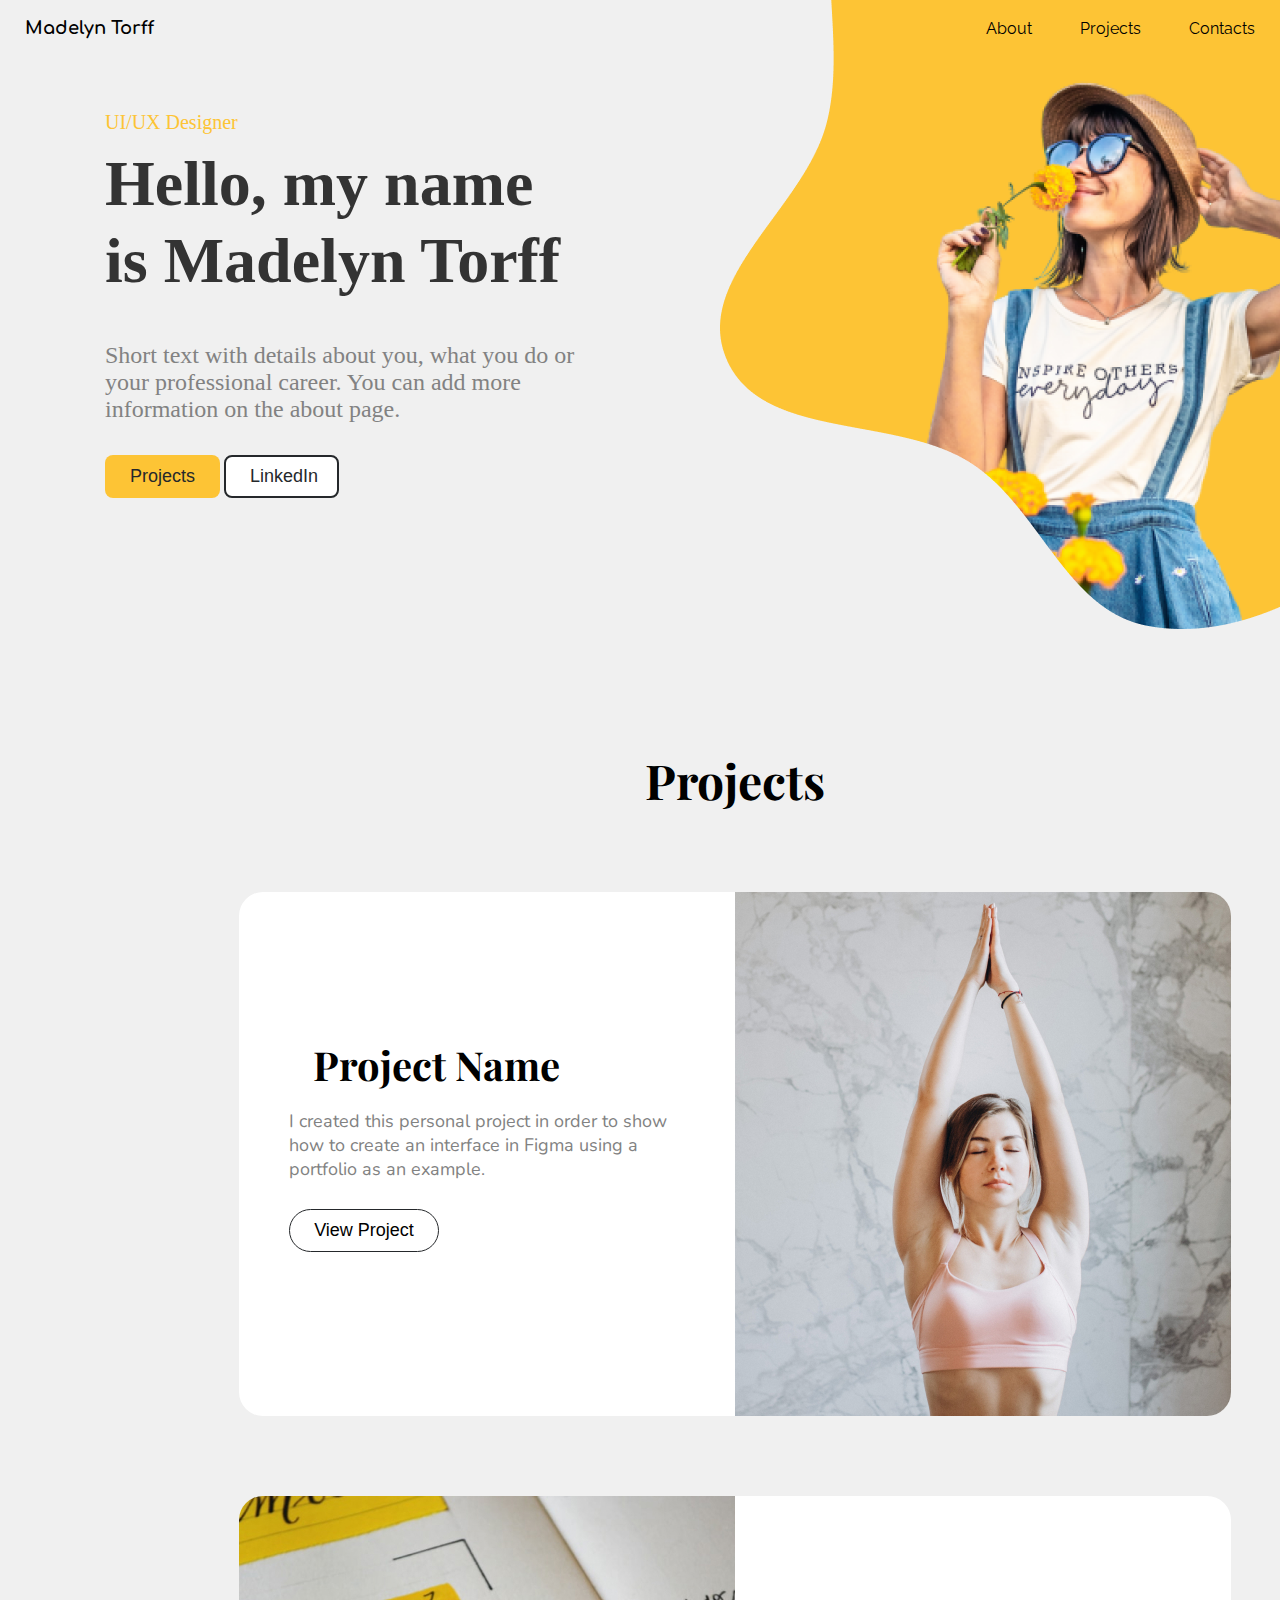
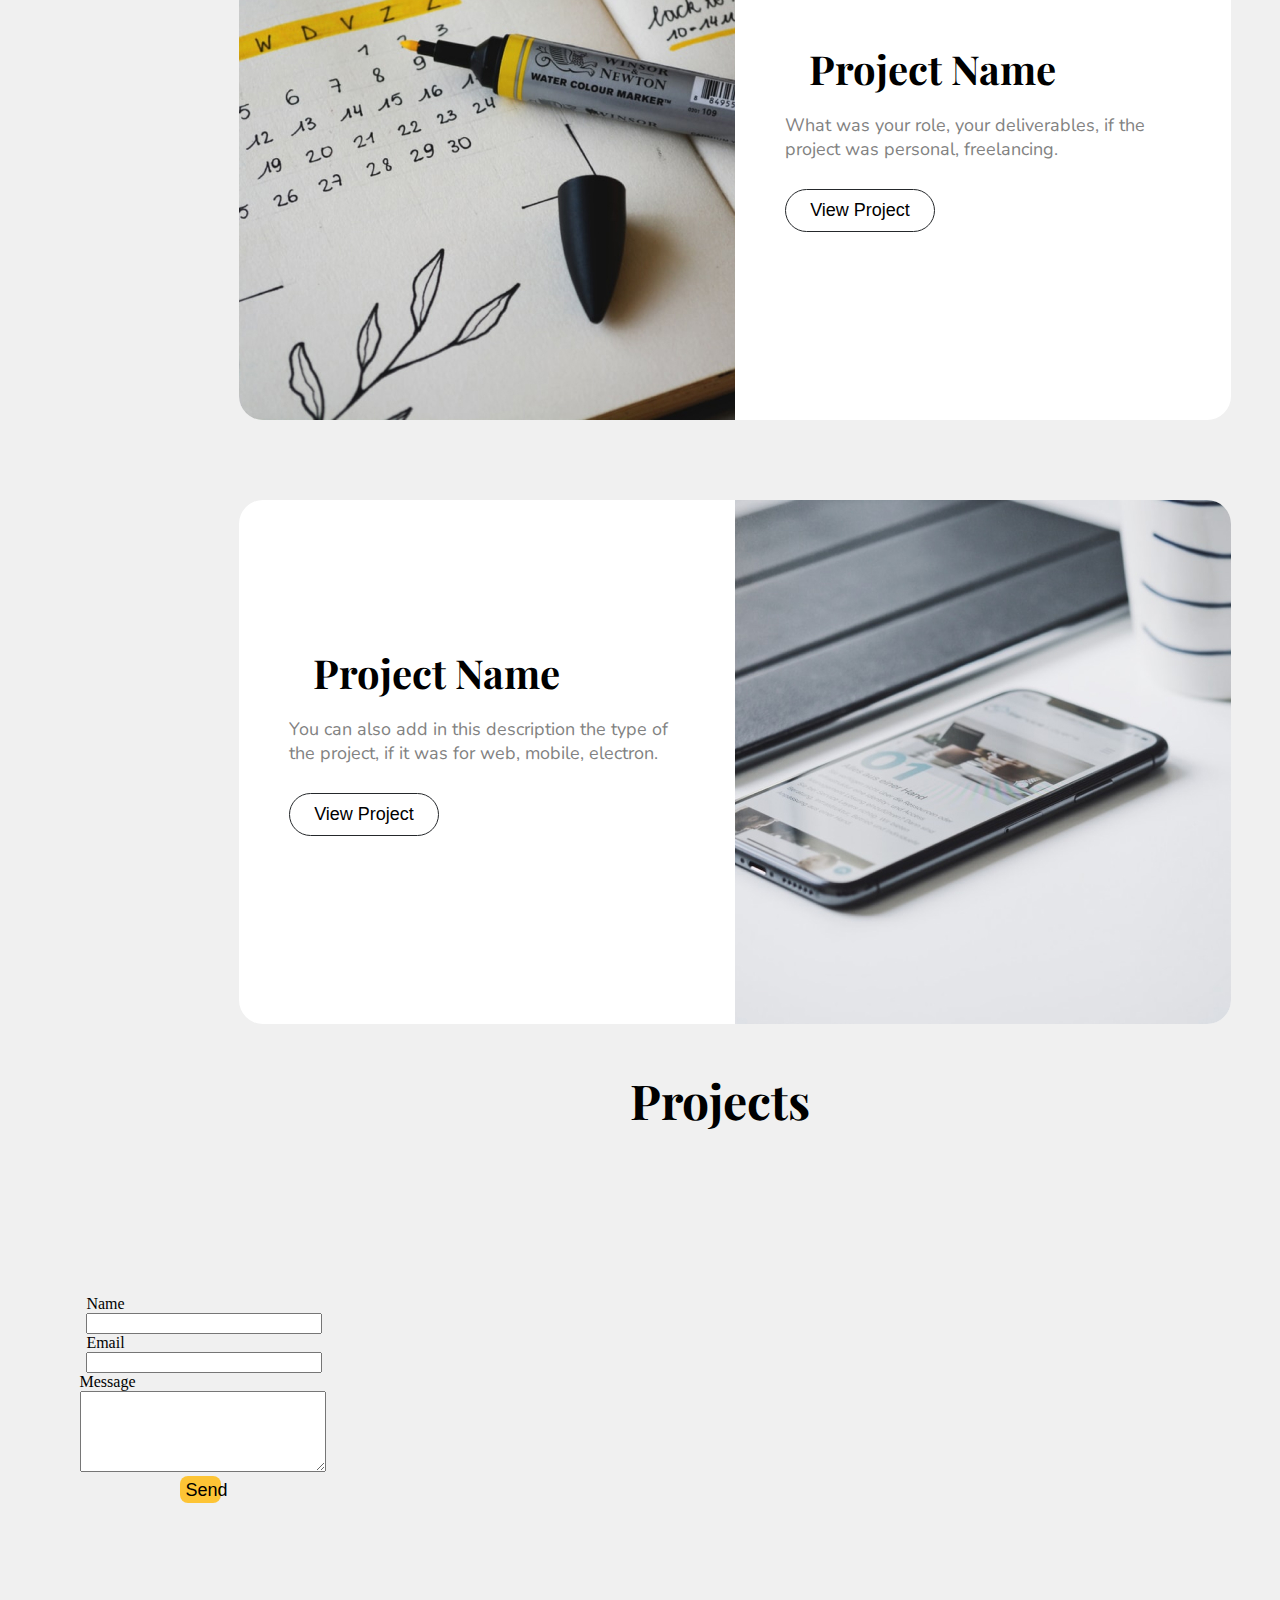
<file: index.html>
<!DOCTYPE html>
<html lang="en">

<head>
	<meta charset="UTF-8">
	<meta name="viewport" content="width=device-width, initial-scale=1.0">
	<title>Document</title>
	<link rel="stylesheet" href="saq.css">
</head>

<body>
	<header>
		<nav class='container'>
			<p> Madelyn Torff</p>
			<ul class='header--nav'>
				<li>About</li>
				<li>Projects</li>
				<li>Contacts</li>
			</ul>
		</nav>
	</header>

	<div class='intro container'>
		<div class='intro--content'>
			<div class='intro--UI'>UI/UX Designer</div>
			<div class='content'>
				<h1 class='content--title'>Hello, my name is Madelyn Torff</h1>
				<div class='content--subhaedline'>
					Short text with details about you, what you do or your professional career. You can add more information
					on the about page.
				</div>
				<div class='buttons'>
					<button class='primary'>Projects</button>
					<button>LinkedIn</button>
				</div>
			</div>
		</div>

		<div class="main--decor">
			<div class='main--image'>
				<img src="img/mainFoto.jpg" alt="">
			</div>
		</div>

	</div>


	<section class='projects container'>
		<h2 class='projects-texts'>Projects</h2>

		<section class='project-joga'>
			<div class='project-container'>
				<h2 class='project-h'>Project Name</h2>
				<p>I created this personal project in order to show how to create an interface in Figma using a portfolio as
					an
					example.</p>
				<button>View Project</button>
			</div>
			<img src="img/joga.jpg" alt="Girl does yoga">
		</section>

		<section class='project-pen'>
			<img src="img/pen.jpg" alt="">
			<div class='project-container'>
				<h2 class='project-h'>Project Name</h2>
				<p>What was your role, your deliverables, if the project was personal, freelancing.</p>
				<button>View Project</button>
			</div>
		</section>

		<section class='project-tel'>
			<div class='project-container'>
				<h2 class='project-h'>Project Name</h2>
				<p>You can also add in this description the type of the project, if it was for web, mobile, electron.</p>
				<button>View Project</button>
			</div>
			<img src="img/telefon.jpg" alt="Girl does yoga">
		</section>

	</section>

	<footer>
		<h2>Projects</h2>
		<form class='project-frame'>

			<label for="">Name
				<input type="text" />
			</label>

			<label for="">Email
				<input type="text" />
			</label>

			<label for="">Message
				<textarea rows='5'></textarea>
			</label>

			<button class='project-primary'>
				Send
			</button>
		</form>
	</footer>
</body>

</html>
</file>
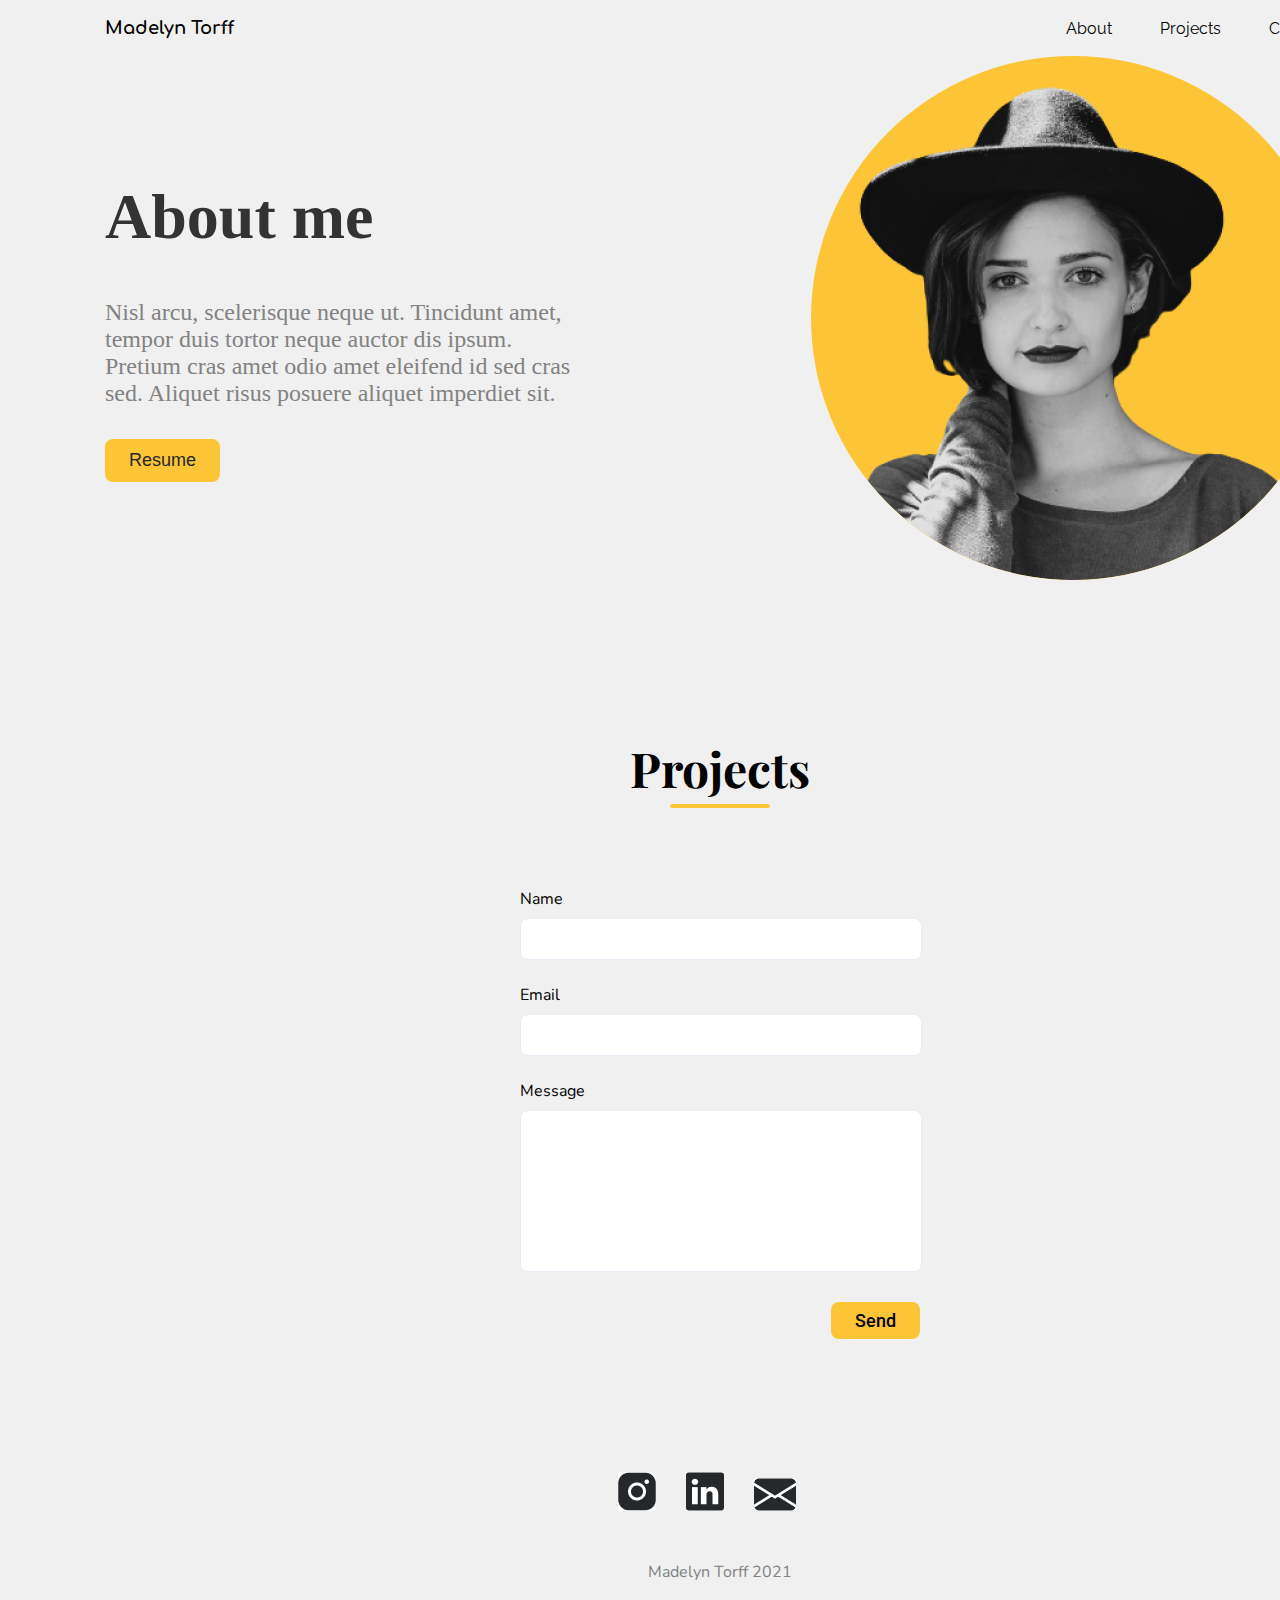
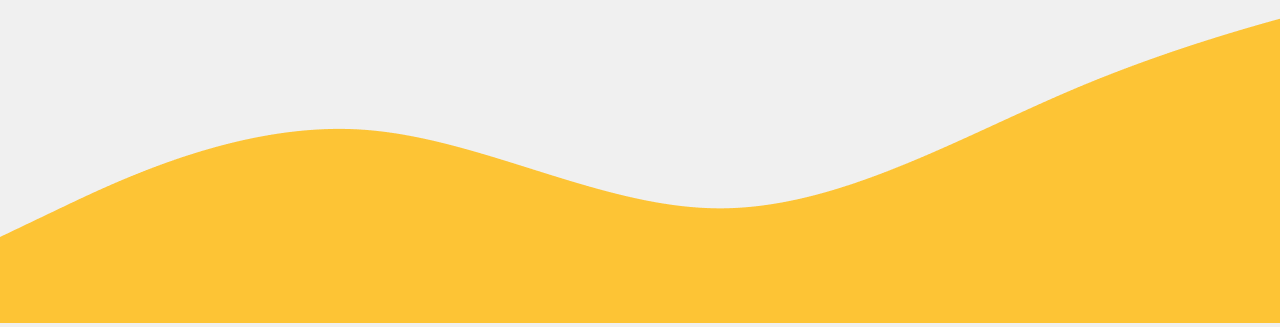
<file: index1.html>
<!DOCTYPE html>
<html lang="en">

<head>
	<meta charset="UTF-8">
	<meta name="viewport" content="width=device-width, initial-scale=1.0">
	<title>Document</title>
	<link rel="stylesheet" href="saq1.css">
</head>

<body>
	<header>
		<nav class='container'>
			<a href="index.html" class='logo'>Madelyn Torff</a>
			<ul class='header--nav'>
				<li><a href="">About</a></li>
				<li><a href="">Projects</a></li>
				<li><a href="">Contacts</a></li>
			</ul>
		</nav>
	</header>

	<div class='intro container'>
		<div class='intro--content'>
			<div class='content'>
				<h1 class='content--title'>About me</h1>
				<div class='content--subhaedline'>
					Nisl arcu, scelerisque neque ut. Tincidunt amet, tempor duis tortor neque auctor dis ipsum. Pretium cras amet
					odio amet eleifend id sed cras sed. Aliquet risus posuere aliquet imperdiet sit.
				</div>
				<div class='buttons'>
					<button class='primary'>Resume</button>
				</div>
			</div>
		</div>
		<div class='main--image'>
			<img src="img/pexels-artem-beliaikin-1832323-removebg-preview1.png"" alt="">
		</div>

		</div>
		
		<footer>
			<h2 class='projects-texts'>Projects</h2>
			<form class='footer-frame'>
	
				<label for="">Name
					<input type=" text" />
			</label>

			<label for="">Email
				<input type="text" />
			</label>

			<label for="" width='190px'>Message
				<textarea rows='10'></textarea>
			</label>

			<button class='footer-primary'>
				Send
			</button>
			</form>

			<section class='footer-icons'>
				<div>
					<img src="img/Vectorvectjr3.jpg" alt="instagram">
					<img src="img/Vectorvector2.jpg" alt="linkedln">
					<img src="img/Vectorvector.jpg" alt="Gmail">
					<h3>Madelyn Torff 2021 </h3>
				</div>
			</section>
			</footer>

			<img src="img/Vector2.png" alt="">


</body>

</html>
</file>
<file: saq.css>
@import url('https://fonts.googleapis.com/css2?family=Comfortaa:wght@700&family=Nunito&family=Playfair+Display:wght@700&family=Raleway:wght@500&display=swap');

:root {
	--gray1: #333333;
	--gray3: #25282b;
	--gray2: #828282;
	--text-N: Nunito;
	--text-PfD: Playfair Display;
}

body {
	margin: 0 auto;
	bottom: 0;
	width: 1440px;
	/* background-color: #f9faff; */
	background-color: #f0f0f0;
}

li {
	list-style: none;
}

/* .wrapper {
	overflow: hidden;
	min-height: 100%;
	display: flex;
	flex-direction: column;
} */

.container {
	max-width: 1230px;
	margin: 0 auto;
	padding: 0px 15px;
}

header {
	position: absolute;
	top: 0;
	left: 0;
	width: 100%;
	z-index: 50;
}

nav {
	display: flex;
	justify-content: space-between;
	align-items: center;
	height: 56px;
}

nav p {
	display: flex;
	font-family: Comfortaa;
	font-size: 18px;
	font-weight: 700;
	line-height: 32px;
}

.header--nav {
	display: flex;
	flex-direction: row;
	gap: 48px;
}

.header--nav li {
	font-family: Raleway;
}

.intro {
	display: flex;
	justify-content: space-between;
}

.intro--content {
	width: 486px;
	margin-top: 111px;
}

.intro--UI {
	color: #fdc435;
	font-size: 20px;
}

.content--title {
	line-height: 76.8px;
	font-size: 64px;
	color: var(--gray1);
	margin-top: 12px;
}

.content--subhaedline {
	font-size: 24px;
	color: var(--gray2);
	margin: 32px 0;
}

.primary,
.buttons button:last-child {
	font-size: 18px;
	width: 115px;
	height: 43px;
	padding: 8px 24px;
	border-radius: 8px;
	color: var(--gray3);
}

.primary {
	border: 0;
	background-color: #fdc435;
}

.buttons button:last-child {
	background-color: white;
	border: 2px solid #25282b;
}

.main--decor {
	flex-basis: 50%;
}

.main--image img {
	position: absolute;
}

.projects {
	margin: 250px 224px 0;
	width: 992px;
}

.projects-texts {
	font-size: 48px;
	font-family: var(--text-PfD);
	text-align: center;
}

.project-joga,
.project-pen,
.project-tel {
	margin: 80px auto 0;
	width: 992px;
	background-color: white;
	border-radius: 24px;
	display: flex;
	flex-direction: row;
}

.project-joga img,
.project-tel img {
	border-radius: 0 24px 24px 0;
}

.project-pen img {
	border-radius: 24px 0 0 24px;
}

.project-h {
	font-size: 40px;
	font-family: var(--text-PfD);
	margin: 0 24px;
}

.projects p {
	font-size: 18px;
	color: var(--gray2);
	font-family: var(--text-N);
}

.project-container {
	font-size: 40px;
	margin: 146px 50px;
}

.projects button {
	font-size: 18px;
	width: 150px;
	height: 43px;
	border-radius: 24px;
	background-color: inherit;
	border: 1px solid var(--gray3);
}

footer h2 {
	display: flex;
	justify-content: center;
	font-size: 48px;
	font-weight: 700;
	line-height: 72px;
	font-family: var(--text-PfD);
}

.project-frame {
	display: flex;
	flex-direction: column;
	justify-content: center;
	align-items: center;
	width: 400px;
	height: 445px;
}

.project-frame textarea,
.project-frame input {
	width: 100%;
}

.project-primary {
	width: 89px;
	height: 43px;
	border-radius: 8px;
	letter-spacing: 0em;
	text-align: left;
	border: 0;
	background-color: #fdc435;
}

.project-primary {
	width: 41px;
	height: 27px;
	/* font-family: Roboto; */
	font-size: 18px;
	font-weight: 500;
	line-height: 27px;
}
</file>
<file: saq1.css>
@import url('https://fonts.googleapis.com/css2?family=Comfortaa:wght@700&family=Nunito&family=Playfair+Display:wght@700&family=Raleway:wght@500&family=Roboto:wght@500&display=swap');

:root {
	--gray1: #333333;
	--gray3: #25282b;
	--gray2: #828282;
	--text-N: Nunito;
	--text-PfD: Playfair Display;
	--text-RBT: Roboto;
}

body {
	margin: 0 auto;
	bottom: 0;
	width: 1440px;
	background-color: #f0f0f0;
}

li,
a {
	list-style: none;
	text-decoration: none;
	color: black;
}

.container {
	max-width: 1230px;
	margin: 0 auto;
}

nav {
	display: flex;
	justify-content: space-between;
	align-items: center;
	height: 56px;
}

nav .logo {
	display: flex;
	font-family: Comfortaa;
	font-size: 18px;
	font-weight: 700;
	line-height: 32px;
}

.header--nav {
	display: flex;
	flex-direction: row;
	gap: 48px;
}

.header--nav li a {
	font-family: Raleway;
}

.intro {
	display: flex;
	flex-direction: row;
	justify-content: space-between;
}

.intro--content {
	width: 486px;
	margin-top: 111px;
}

.content--title {
	line-height: 76.8px;
	font-size: 64px;
	color: var(--gray1);
	margin-top: 12px;
}

.content--subhaedline {
	font-size: 24px;
	color: var(--gray2);
	margin: 32px 0;
}

.primary {
	font-size: 18px;
	width: 115px;
	height: 43px;
	padding: 8px 24px;
	border-radius: 8px;
	color: var(--gray3);
	border: 0;
	background-color: #fdc435;
}

.main--image img {
	background-color: #fdc435;
	border-radius: 50%;
}

footer {
	margin-top: 148px;
	display: flex;
	flex-direction: column;
	align-items: center;
}

.projects-texts {
	display: flex;
	justify-content: center;
	flex-wrap: wrap;
	width: 181px;
	font-size: 48px;
	font-weight: 700;
	line-height: 72px;
	font-family: var(--text-PfD);
	margin: 0;
}

.projects-texts::after {
	content: '';
	width: 100px;
	height: 4px;
	background-color: #fdc435;
	border-radius: 2px;
}

.footer-frame {
	display: flex;
	flex-direction: column;
	align-items: end;
	width: 400px;
	height: 445px;
	margin: 80px;
	gap: 24px;
}

label {
	font-family: var(--text-N);
	width: 400px;
}

.footer-frame textarea,
.footer-frame input {
	border: 1px solid #e8ecf4;
	border-radius: 8px;
	width: 100%;
	padding: 0;
	margin-top: 8px;
}
input {
	height: 40px;
}

textarea {
	height: 160px;
	resize: none;
}

.footer-frame button {
	padding: 8px 24px;
	border-radius: 8px;
	border: 0;
	background-color: #fdc435;
	font-family: var(--text-RBT);
	font-size: 18px;
	font-weight: 500;
}

.footer-icons {
	display: flex;
	justify-content: center;
	height: 48px;
	margin: 59px 0;
}
.footer-icons img {
	margin: 0 26px 30px 0;
}

.footer-icons h3 {
	text-align: center;
	font-family: var(--text-N);
	weight: 400px;
	color: #828282;
	font-size: 16px;
	font-weight: 400;
}
</file>
